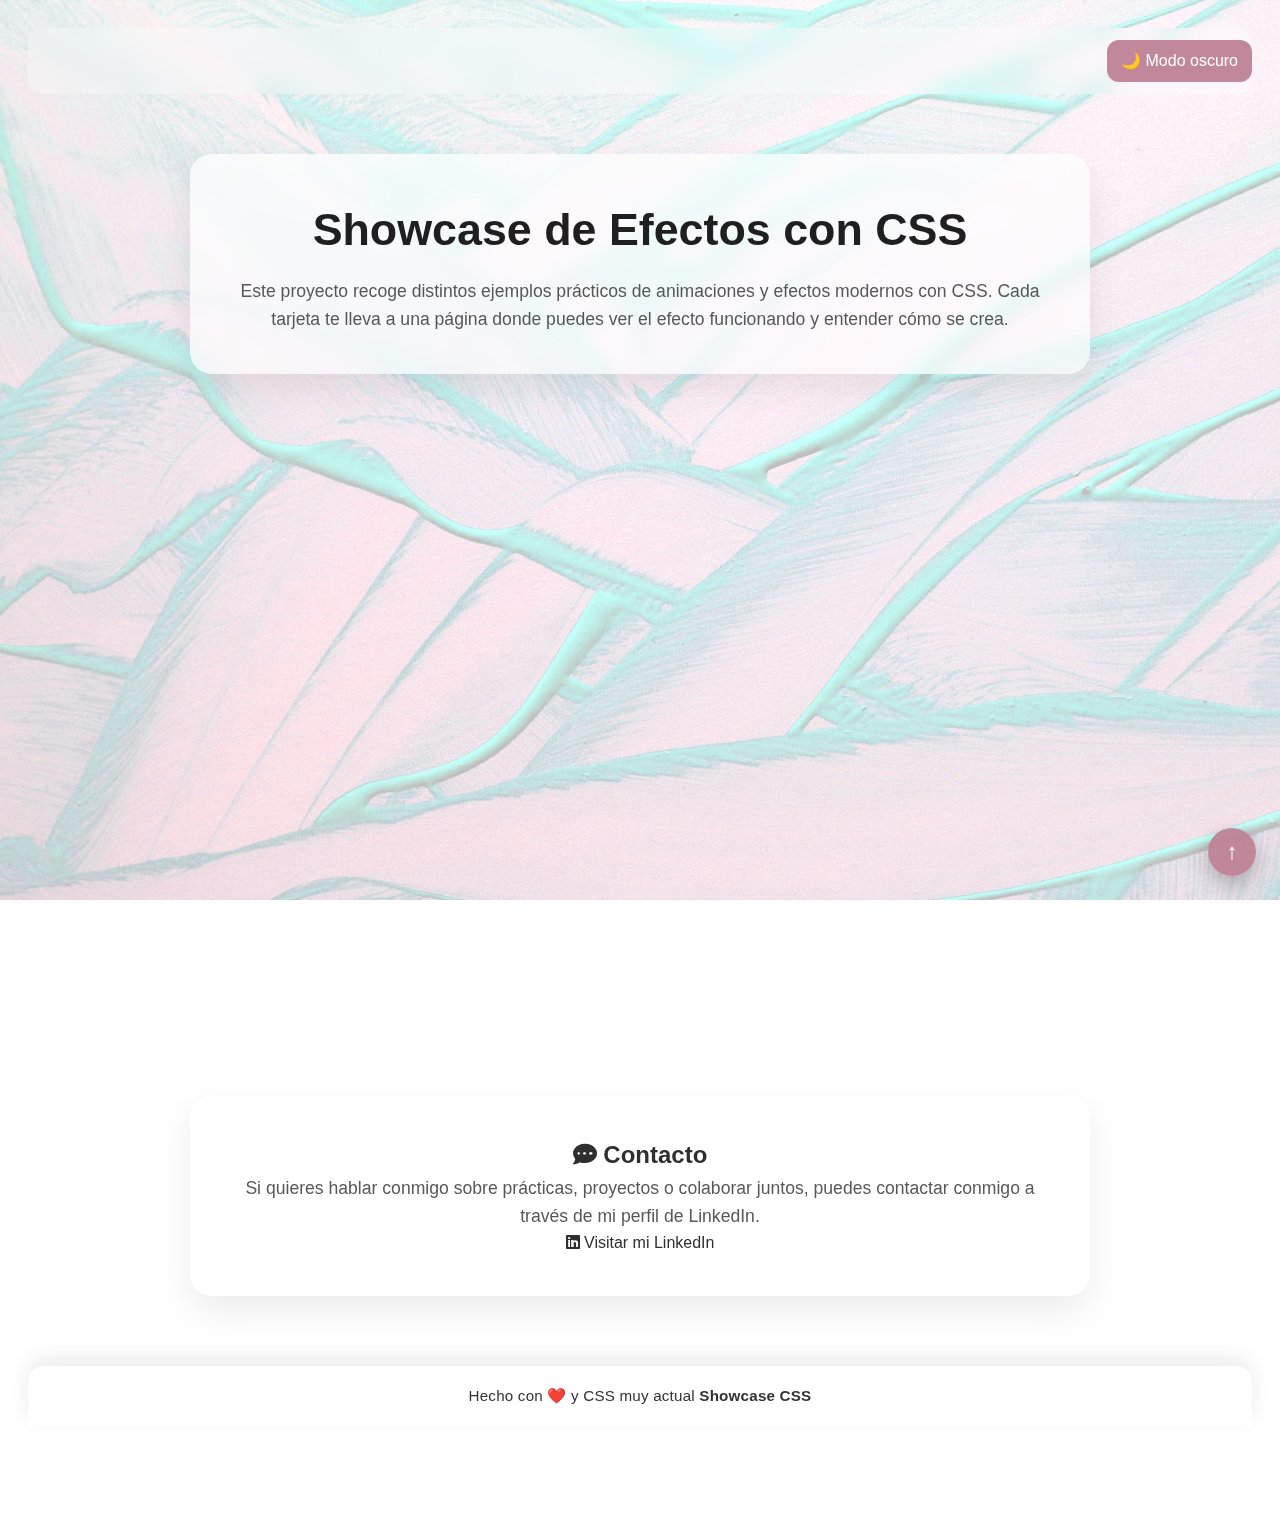
<file: index.html>
<!DOCTYPE html>
<html lang="es">
  <head>
    <meta charset="UTF-8" />
    <meta name="viewport" content="width=device-width, initial-scale=1.0" />
    <title>Showcase CSS</title>

    <link rel="stylesheet" href="css/reset.css" />
    <link rel="stylesheet" href="css/main.css" />
    <link rel="icon" href="img/icon.png" />

    <!-- Font Awesome -->
    <link
      rel="stylesheet"
      href="https://cdnjs.cloudflare.com/ajax/libs/font-awesome/6.5.0/css/all.min.css"
    />
  </head>

  <button id="top" onclick="window.scrollTo({top:0,behavior:'smooth'})">
    ↑
  </button>

  <body>
    <nav>
      <button id="darkToggle" class="dark-btn">🌙 Modo oscuro</button>
    </nav>

    <header class="hero">
      <div class="hero-content">
        <h1>Showcase de Efectos con CSS</h1>
        <p>
          Este proyecto recoge distintos ejemplos prácticos de animaciones y
          efectos modernos con CSS. Cada tarjeta te lleva a una página donde
          puedes ver el efecto funcionando y entender cómo se crea.
        </p>
      </div>
    </header>

    <main class="grid">
      <a class="card" href="efectos/01-timing-functions.html">
        <h2><i class="fa-solid fa-stopwatch"></i> Timing Functions</h2>
        <p>Cómo cambia la velocidad de una animación según la curva elegida.</p>
      </a>

      <a class="card" href="efectos/02-background-blur.html">
        <h2><i class="fa-solid fa-droplet"></i> Background Blur</h2>
        <p>Desenfoque dinámico del fondo al interactuar.</p>
      </a>

      <a class="card" href="efectos/03-text-mask-city.html">
        <h2><i class="fa-solid fa-image"></i> Texto con Imagen</h2>
        <p>El texto se rellena usando una imagen como máscara.</p>
      </a>

      <a class="card" href="efectos/04-slider.html">
        <h2><i class="fa-solid fa-images"></i> Slider sin JavaScript</h2>
        <p>Galería interactiva usando solo CSS.</p>
      </a>

      <a class="card" href="efectos/05-before-after.html">
        <h2><i class="fa-solid fa-arrows-left-right"></i> Before & After</h2>
        <p>Comparación visual entre dos imágenes.</p>
      </a>

      <a class="card" href="efectos/06-color-overlay.html">
        <h2><i class="fa-solid fa-palette"></i> Color Overlay</h2>
        <p>Capas de color y fusiones visuales sobre imágenes.</p>
      </a>

      <a class="card" href="efectos/07-animation.html">
        <h2><i class="fa-solid fa-wave-square"></i> Animación CSS</h2>
        <p>Transformaciones y movimiento con keyframes.</p>
      </a>

      <a class="card" href="efectos/08-hover.html">
        <h2><i class="fa-solid fa-hand-pointer"></i> Hover Effects</h2>
        <p>Efectos al pasar el cursor sobre elementos.</p>
      </a>
    </main>

    <section class="hero contacto">
      <div class="hero-content">
        <h2><i class="fa-solid fa-comment-dots"></i> Contacto</h2>

        <p>
          Si quieres hablar conmigo sobre prácticas, proyectos o colaborar
          juntos, puedes contactar conmigo a través de mi perfil de LinkedIn.
        </p>

        <a
          class="volver-btn"
          href="https://www.linkedin.com/in/benita-plata/"
          target="_blank"
        >
          <i class="fa-brands fa-linkedin"></i> Visitar mi LinkedIn
        </a>
      </div>
    </section>

    <footer class="site-footer">
      <p>Hecho con ❤️ y CSS muy actual <strong>Showcase CSS</strong></p>
    </footer>

    <script>
      const toggle = document.getElementById("darkToggle");
      const body = document.body;

      function updateButton() {
        if (body.classList.contains("dark")) {
          toggle.textContent = "☀️ Modo claro";
        } else {
          toggle.textContent = "🌙 Modo oscuro";
        }
      }

      if (localStorage.getItem("darkMode") === "true") {
        body.classList.add("dark");
      }

      updateButton();

      toggle.addEventListener("click", () => {
        body.classList.toggle("dark");

        const isDark = body.classList.contains("dark");
        localStorage.setItem("darkMode", isDark);

        updateButton();
      });
    </script>
  </body>
</html>
</file>
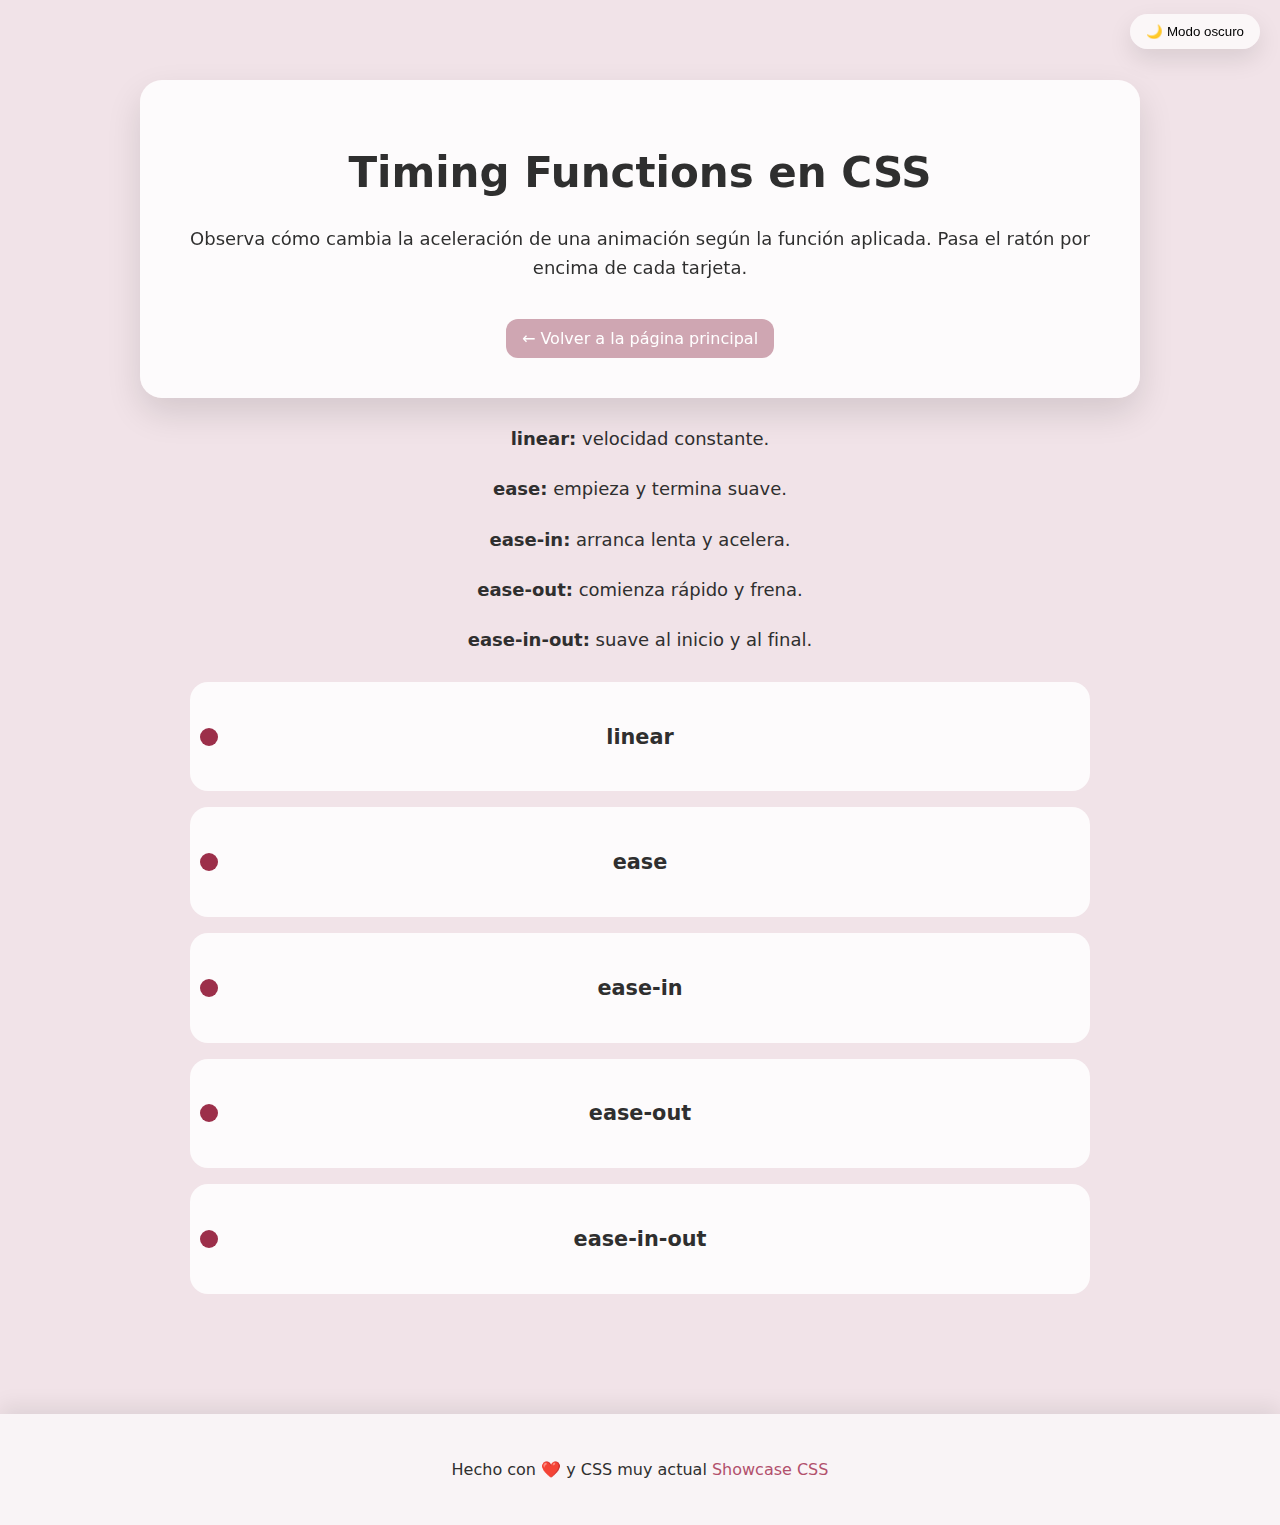
<file: efectos/01-timing-functions.html>
<!DOCTYPE html>
<html lang="es">
  <head>
    <meta charset="UTF-8" />
    <meta name="viewport" content="width=device-width, initial-scale=1.0" />
    <title>Timing Functions</title>
    <link rel="stylesheet" href="../css/01-timing-functions.css" />
    
  </head>

  <body>
    <button class="dark-btn" id="modoBtn">🌙 Modo oscuro</button>

    <header class="hero">
      <div class="hero-content">
        <h1>Timing Functions en CSS</h1>

        <p>
          Observa cómo cambia la aceleración de una animación según la función
          aplicada. Pasa el ratón por encima de cada tarjeta.
        </p>

        <a class="volver-btn" href="../index.html"
          >← Volver a la página principal</a
        >
      </div>
    </header>

    <section class="explicacion">
      <p><strong>linear:</strong> velocidad constante.</p>
      <p><strong>ease:</strong> empieza y termina suave.</p>
      <p><strong>ease-in:</strong> arranca lenta y acelera.</p>
      <p><strong>ease-out:</strong> comienza rápido y frena.</p>
      <p><strong>ease-in-out:</strong> suave al inicio y al final.</p>
    </section>

    <section class="contenedor">
      <div class="card linear">
        <span class="bola"></span>
        <p>linear</p>
      </div>

      <div class="card ease">
        <span class="bola"></span>
        <p>ease</p>
      </div>

      <div class="card ease-in">
        <span class="bola"></span>
        <p>ease-in</p>
      </div>

      <div class="card ease-out">
        <span class="bola"></span>
        <p>ease-out</p>
      </div>

      <div class="card ease-in-out">
        <span class="bola"></span>
        <p>ease-in-out</p>
      </div>
    </section>

    <footer class="site-footer">
      <p>Hecho con ❤️ y CSS muy actual <span>Showcase CSS</span></p>
    </footer>

    <script>
      const btn = document.getElementById("modoBtn");
      btn.addEventListener("click", () => {
        document.body.classList.toggle("dark");
        btn.textContent = document.body.classList.contains("dark")
          ? "☀️ Modo claro"
          : "🌙 Modo oscuro";
      });
    </script>
  </body>
</html>
</file>
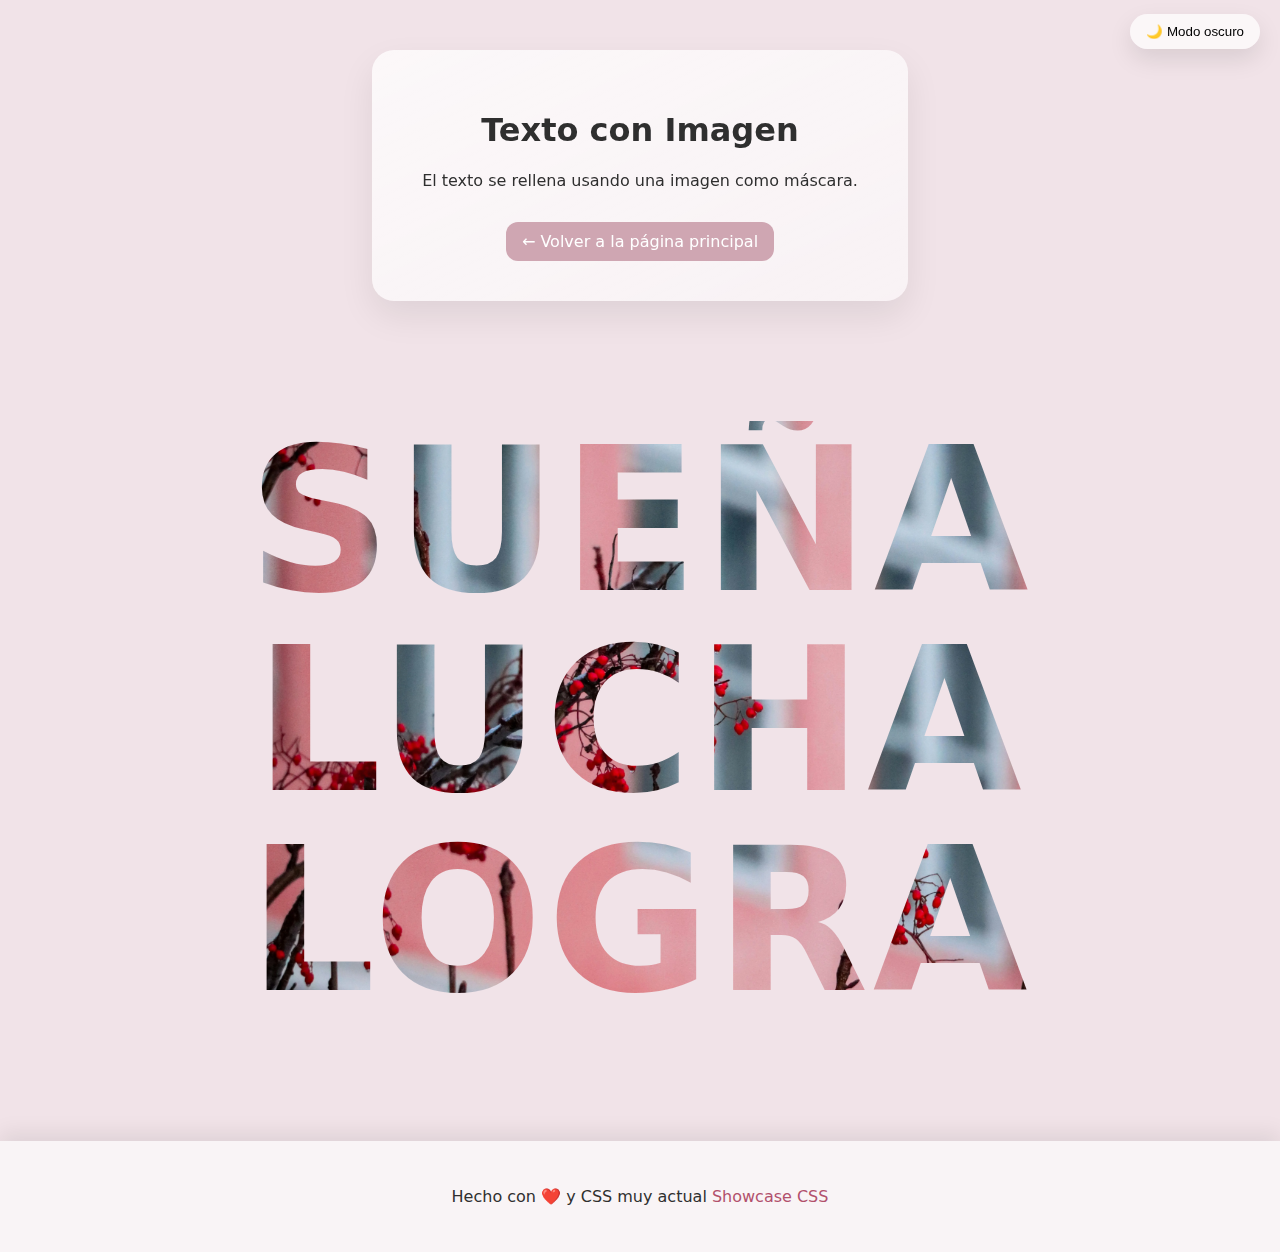
<file: efectos/03-text-mask-city.html>
<!DOCTYPE html>
<html lang="es">
  <head>
    <meta charset="UTF-8" />
    <meta name="viewport" content="width=device-width, initial-scale=1.0" />
    <title>Texto con Imagen</title>

    <link rel="stylesheet" href="../css/03-text-mask-city.css" />
   
  </head>

  <body>
    <!-- Botón modo oscuro -->
    <button class="dark-btn" id="darkToggle">🌙 Modo oscuro</button>

    <!-- HERO -->
    <section class="hero">
      <div class="hero-content">
        <h1>Texto con Imagen</h1>

        <p>El texto se rellena usando una imagen como máscara.</p>

        <a class="volver-btn" href="../index.html">
          ← Volver a la página principal
        </a>
      </div>
    </section>

    <!-- EFECTO -->
    <section class="contenedor">
      <div class="text-mask">SUEÑA<br />LUCHA<br />LOGRA</div>
    </section>

    <!-- FOOTER -->
    <footer class="site-footer">
      <p>Hecho con ❤️ y CSS muy actual <span>Showcase CSS</span></p>
    </footer>

    <!-- SCRIPT MODO OSCURO -->
    <script>
      const toggle = document.getElementById("darkToggle");
      toggle.addEventListener("click", () => {
        document.body.classList.toggle("dark");
        toggle.textContent = document.body.classList.contains("dark")
          ? "🌞 Modo claro"
          : "🌙 Modo oscuro";
      });
    </script>
  </body>
</html>
</file>
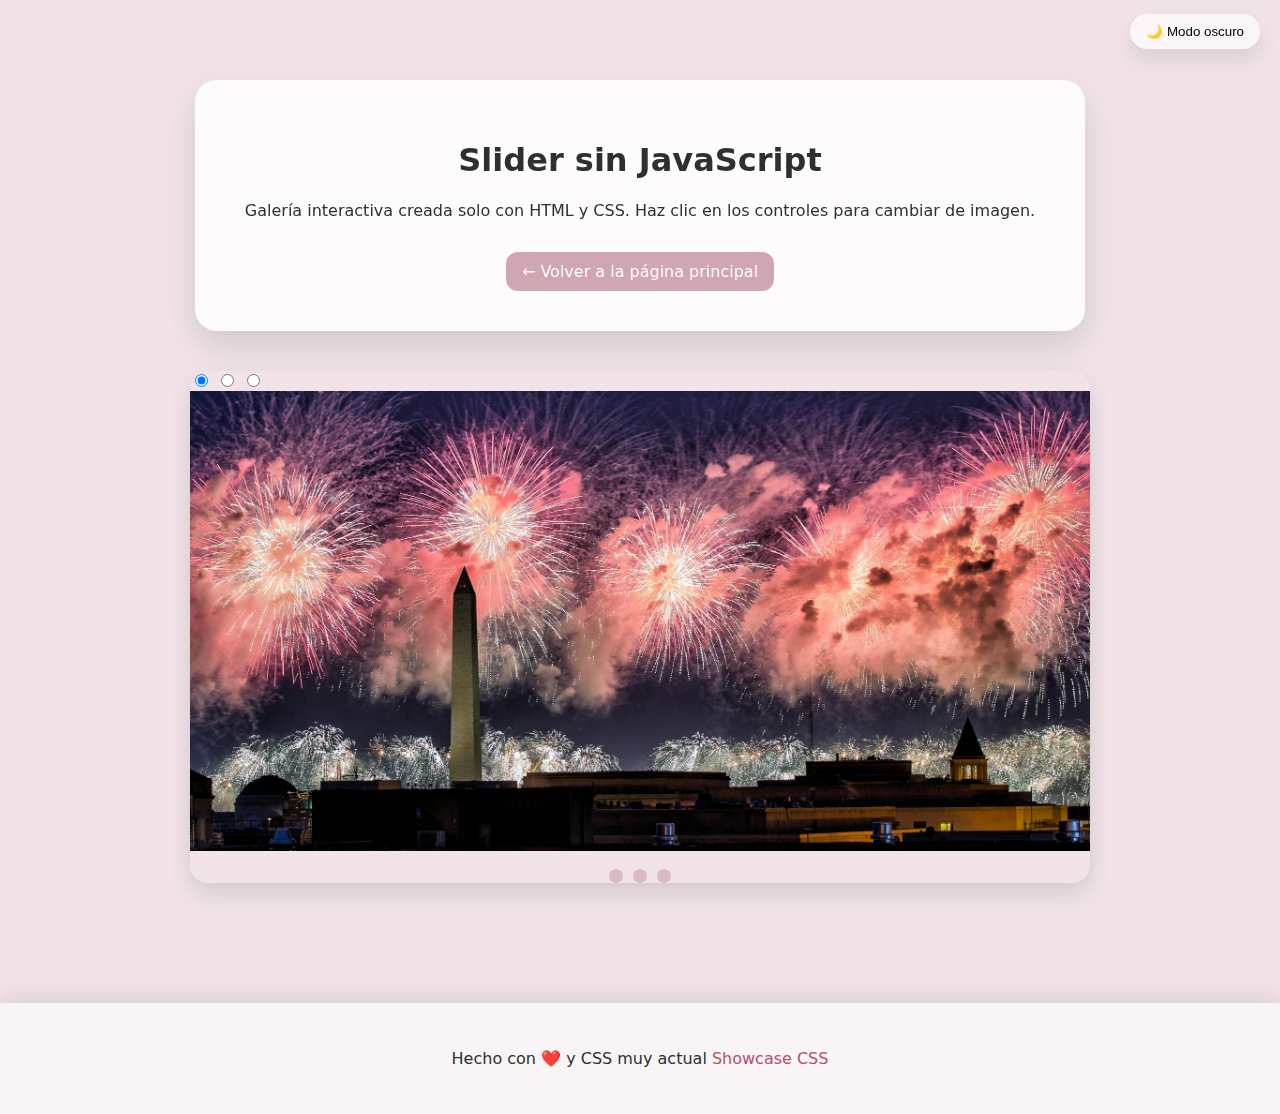
<file: efectos/04-slider.html>
<!DOCTYPE html>
<html lang="es">
<head>
  <meta charset="UTF-8">
  <meta name="viewport" content="width=device-width, initial-scale=1.0">
  <title>Slider sin JavaScript</title>

  <link rel="stylesheet" href="../css/04-slider.css">
  

</head>

<body>

  <!-- Botón modo oscuro -->
  <button class="dark-btn" id="darkToggle">🌙 Modo oscuro</button>

  <!-- HERO -->
  <section class="hero">
    <div class="hero-content">
      <h1>Slider sin JavaScript</h1>

      <p>
        Galería interactiva creada solo con HTML y CSS. Haz clic en los controles para cambiar de imagen.
      </p>

      <a class="volver-btn" href="../index.html">
        ← Volver a la página principal
      </a>
    </div>
  </section>


  <!-- SLIDER -->
  <section class="slider">

    <!-- Controles -->
    <input type="radio" name="slide" id="s1" checked>
    <input type="radio" name="slide" id="s2">
    <input type="radio" name="slide" id="s3">

    <!-- Imágenes -->
    <div class="slides">

      <div class="img">
        <img src="../img/slide1.webp" alt="">
      </div>

      <div class="img">
        <img src="../img/slide2.webp" alt="">
      </div>

      <div class="img">
        <img src="../img/slide3.webp" alt="">
      </div>

     

    </div>

    <!-- Botones -->
    <div class="nav">
      <label for="s1"></label>
      <label for="s2"></label>
      <label for="s3"></label>
    

  </section>


  <!-- FOOTER -->
  <footer class="site-footer">
    <p>Hecho con ❤️ y CSS muy actual <span>Showcase CSS</span></p>
  </footer>


  <!-- SCRIPT MODO OSCURO -->
  <script>
    const toggle = document.getElementById("darkToggle");
    toggle.addEventListener("click",()=>{
      document.body.classList.toggle("dark");
      toggle.textContent =
        document.body.classList.contains("dark")
        ? "🌞 Modo claro"
        : "🌙 Modo oscuro";
    });
  </script>

</body>
</html>
</file>
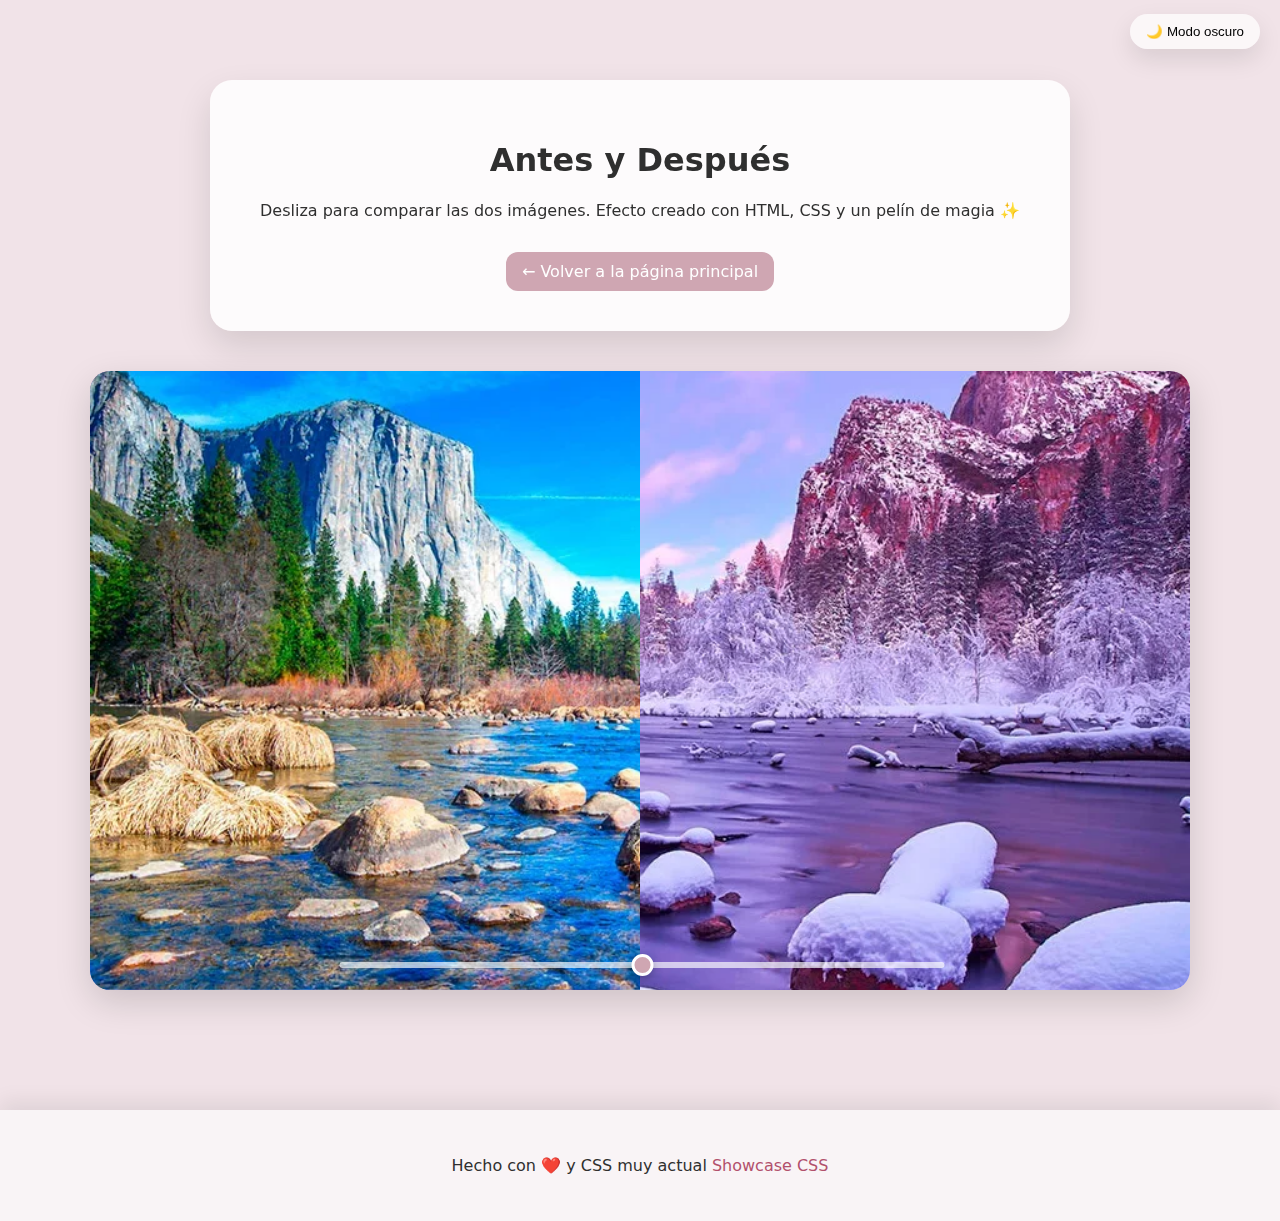
<file: efectos/05-before-after.html>
<!DOCTYPE html>
<html lang="es">
  <head>
    <meta charset="UTF-8" />
    <meta name="viewport" content="width=device-width, initial-scale=1.0" />
    <title>Antes y Después</title>

    <link rel="stylesheet" href="../css/05-before-after.css" />
    <link
      rel="stylesheet"
      href="https://cdnjs.cloudflare.com/ajax/libs/font-awesome/6.5.0/css/all.min.css"
    />
  </head>

  <body>
    <!-- Botón modo oscuro -->
    <button class="dark-btn" id="darkToggle">🌙 Modo oscuro</button>

    <!-- HERO -->
    <section class="hero">
      <div class="hero-content">
        <h1>Antes y Después</h1>

        <p>
          Desliza para comparar las dos imágenes. Efecto creado con HTML, CSS y
          un pelín de magia ✨
        </p>

        <a class="volver-btn" href="../index.html"
          >← Volver a la página principal</a
        >
      </div>
    </section>

    <!-- ===== BEFORE AFTER ===== -->
    <section class="contenedor">
      <div class="before-after">
        <div class="img img-before"></div>
        <div class="img img-after"></div>

        <input type="range" min="0" max="100" value="50" class="slider" />
      </div>
    </section>

    <!-- FOOTER -->
    <footer class="site-footer">
      <p>Hecho con ❤️ y CSS muy actual <span>Showcase CSS</span></p>
    </footer>

    <!-- ====== SCRIPT MODO OSCURO ====== -->
    <script>
      const toggle = document.getElementById("darkToggle");
      toggle.addEventListener("click", () => {
        document.body.classList.toggle("dark");
        toggle.textContent = document.body.classList.contains("dark")
          ? "🌞 Modo claro"
          : "🌙 Modo oscuro";
      });
    </script>

    <!-- ====== SCRIPT SLIDER ====== -->
    <script>
      const slider = document.querySelector(".slider");
      const after = document.querySelector(".img-after");

      slider.addEventListener("input", (e) => {
        after.style.clipPath = `inset(0 ${100 - e.target.value}% 0 0)`;
      });
    </script>
  </body>
</html>
</file>
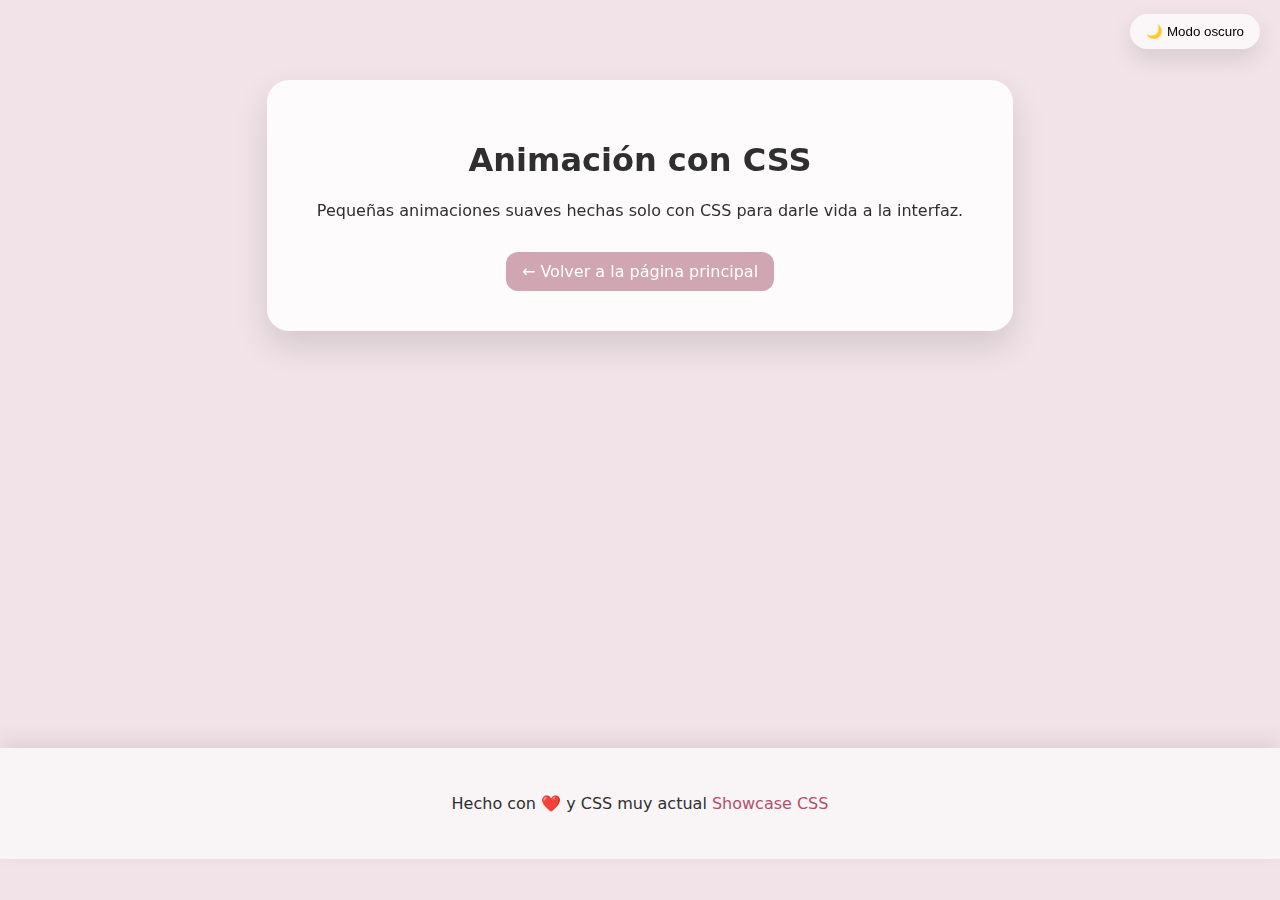
<file: efectos/07-animation.html>
<!DOCTYPE html>
<html lang="es">
  <head>
    <meta charset="UTF-8" />
    <meta name="viewport" content="width=device-width, initial-scale=1.0" />
    <title>Animación CSS</title>

    <link rel="stylesheet" href="../css/07-animation.css" />

    
  </head>

  <body>
    <!-- Botón modo oscuro -->
    <button class="dark-btn" id="darkToggle">🌙 Modo oscuro</button>

    <!-- HERO -->
    <section class="hero">
      <div class="hero-content">
        <h1>Animación con CSS</h1>

        <p>
          Pequeñas animaciones suaves hechas solo con CSS para darle vida a la
          interfaz.
        </p>

        <a class="volver-btn" href="../index.html">
          ← Volver a la página principal
        </a>
      </div>
    </section>

    <!-- TARJETAS -->
    <section class="animacion-grid">
      <div class="anim-card">
        <span class="icon big">🚀</span>
        <h3>Impacto inmediato</h3>
        <p>Animaciones rápidas que llaman la atención.</p>
      </div>

      <div class="anim-card">
        <span class="icon big">🎨</span>
        <h3>Diseño visual</h3>
        <p>Ideal para destacar contenido importante.</p>
      </div>

      <div class="anim-card">
        <span class="icon big">🔥</span>
        <h3>Efecto WOW</h3>
        <p>Todo con CSS moderno, sin JavaScript.</p>
      </div>
    </section>

    <!-- FOOTER -->
    <footer class="site-footer">
      <p>Hecho con ❤️ y CSS muy actual <span>Showcase CSS</span></p>
    </footer>

    <!-- SCRIPT DARK MODE -->
    <script>
      const toggle = document.getElementById("darkToggle");

      toggle.addEventListener("click", () => {
        document.body.classList.toggle("dark");
        toggle.textContent = document.body.classList.contains("dark")
          ? "🌞 Modo claro"
          : "🌙 Modo oscuro";
      });
    </script>
  </body>
</html>
</file>
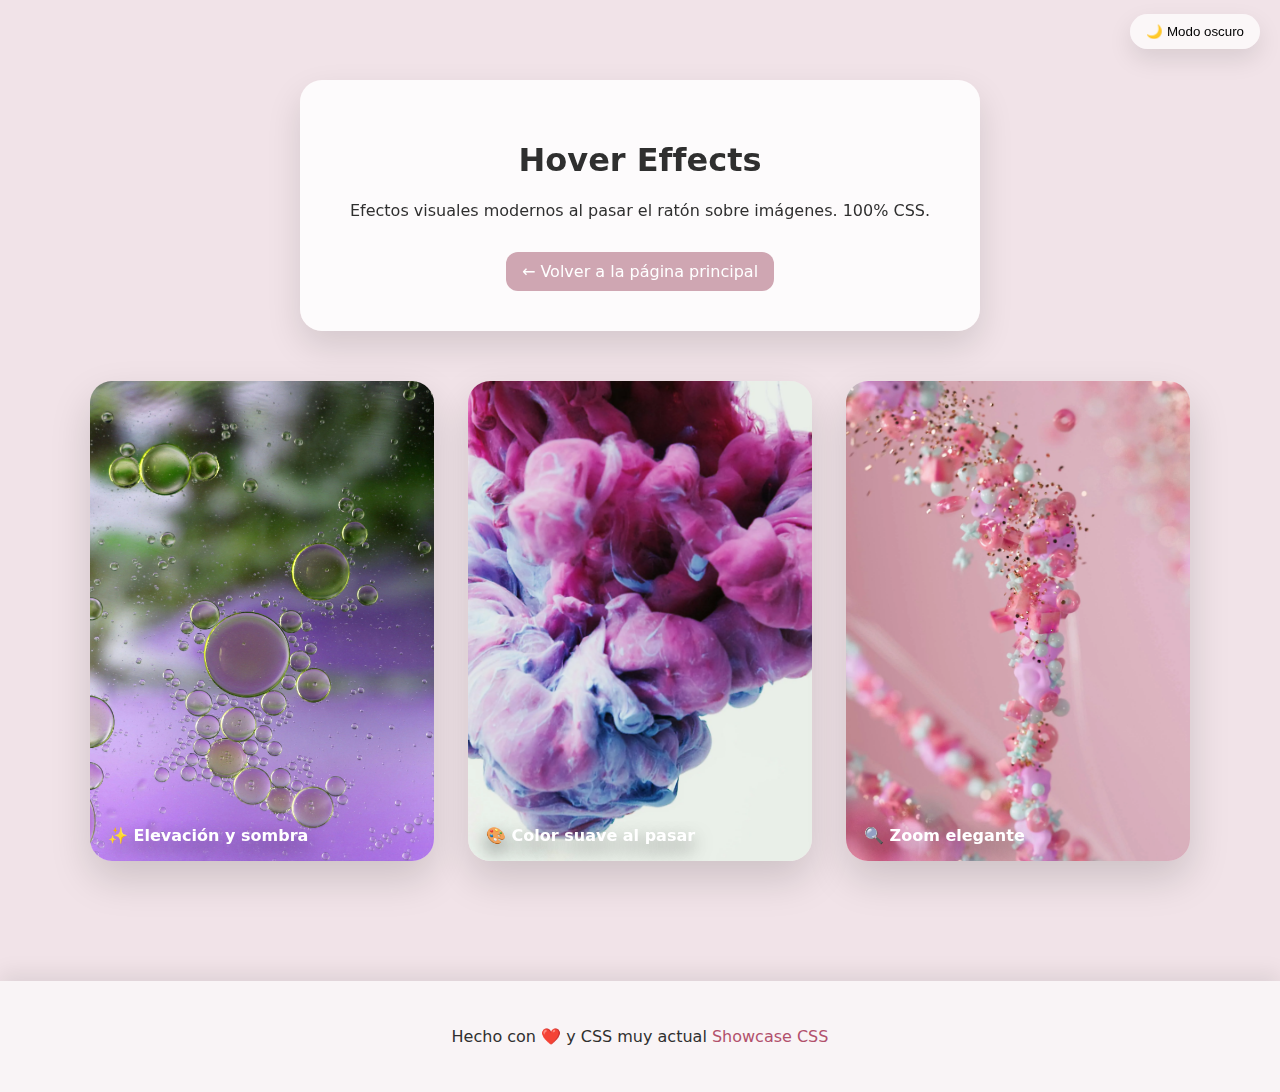
<file: efectos/08-hover.html>
<!DOCTYPE html>
<html lang="es">
  <head>
    <meta charset="UTF-8" />
    <meta name="viewport" content="width=device-width, initial-scale=1.0" />
    <title>Hover Effects</title>

    <link rel="stylesheet" href="../css/08-hover.css" />

   
  </head>

  <body>
    <!-- Botón modo oscuro -->
    <button class="dark-btn" id="darkToggle">🌙 Modo oscuro</button>

    <!-- HERO -->
    <section class="hero">
      <div class="hero-content">
        <h1>Hover Effects</h1>

        <p>
          Efectos visuales modernos al pasar el ratón sobre imágenes. 100% CSS.
        </p>

        <a class="volver-btn" href="../index.html">
          ← Volver a la página principal
        </a>
      </div>
    </section>

    <!-- GRID -->
    <section class="hover-grid">
      <!-- CARD 1 -->
      <div class="hover-img efecto1">
        <img src="../img/hover1.webp" />
        <div class="caption">✨ Elevación y sombra</div>
      </div>

      <!-- CARD 2 -->
      <div class="hover-img efecto2">
        <img src="../img/hover2.webp" />
        <div class="caption">🎨 Color suave al pasar</div>
      </div>

      <!-- CARD 3 -->
      <div class="hover-img efecto3">
        <img src="../img/hover3.webp" />
        <div class="caption">🔍 Zoom elegante</div>
      </div>
    </section>

    <!-- FOOTER -->
    <footer class="site-footer">
      <p>Hecho con ❤️ y CSS muy actual <span>Showcase CSS</span></p>
    </footer>

    <!-- SCRIPT -->
    <script>
      const toggle = document.getElementById("darkToggle");
      toggle.addEventListener("click", () => {
        document.body.classList.toggle("dark");
        toggle.textContent = document.body.classList.contains("dark")
          ? "🌞 Modo claro"
          : "🌙 Modo oscuro";
      });
    </script>
  </body>
</html>
</file>
<file: css/main.css>
/* =========
 VARIABLES (CLARO)
========= */
:root{
  --bg: #F1E3E8;
  --overlay: rgba(255,255,255,.75);
  --card: rgba(207,166,178,.88);
  --card-strong: #be8296f2;
  --text: #2F2F2F;
  --white: #fff;
  --btn-bg:#d8a2ac;
  --btn-text:#ffffff;
  --btn-shadow:rgba(0,0,0,.15);
}



/* =========
 RESET
========= */
*{
  margin:0;
  padding:0;
  box-sizing:border-box;
}

html{
  scroll-behavior:smooth;
}

body{
  font-family: "Segoe UI", Tahoma, sans-serif;
  line-height: 1.6;
  color:var(--text);

  background:
    linear-gradient(var(--overlay),var(--overlay)),
    url("../img/main.webp");
  background-size:cover;
  background-position:center;
  background-attachment:fixed;

  padding:28px;
  padding-bottom: 90px;  /* espacio para el botón */
}

/* ===== HERO HEADER ===== */

.hero{
  width: 100%;
  display: flex;
  justify-content: center;
  text-align: center;
  margin-top: 60px; /* deja espacio para la barra */
    margin-bottom:70px;
}

.hero-content{
  max-width: 900px;
  padding: 40px 50px;

  background: linear-gradient(
    to bottom right,
    rgba(255,255,255,.75),
    rgba(255,255,255,.55)
  );
  backdrop-filter: blur(8px);

  border-radius: 22px;
  box-shadow: 0 15px 35px rgba(0,0,0,.08);

  transition: transform .25s ease, box-shadow .25s ease;
}

/* pequeño efecto al pasar el ratón */
.hero-content:hover{
  transform: translateY(-3px);
  box-shadow: 0 18px 45px rgba(0,0,0,.12);
}

.hero h1{
  font-size: 2.8rem;
  margin-bottom: 12px;
  color: #1f1f1f;
}

.hero p{
  font-size: 1.1rem;
  line-height: 1.6;
  color: #3a3a3a;
  opacity: .85;
}


/* =========
 NAVBAR STICKY
========= */
nav{
  position:sticky;
  top:0;
  padding:12px 0;
  backdrop-filter: blur(10px);
  background: rgba(255,255,255,.25);
  border-radius:14px;
  margin-bottom:18px;
  text-align:right;
}

nav button{
  padding:8px 14px;
  border-radius:12px;
  border:none;
  cursor:pointer;
  background:var(--card-strong);
  color:#fff;
}

/* =========
 TITULAR
========= */
h1{
  font-size:46px;
  margin-bottom:12px;
}

.intro{
  max-width:780px;
  margin-bottom:22px;
}

/* =========
 GRID
========= */
.grid{
  display:grid;
   max-width: 1100px;        /* para que NO ocupe toda la pantalla */
  margin: 0 auto; 
  gap:40px;
   grid-template-columns: repeat(2, minmax(480px, 1fr));
  margin-top:14px;
}

/* =========
 TARJETAS
========= */
.card{
  display:block;
  text-decoration:none;

  padding:22px;
  border-radius:18px;

  background: var(--card);
  color:white;
  border:1px solid rgba(0,0,0,.08);

  backdrop-filter: blur(6px);

  transition:.3s ease;
  opacity:0;
  transform:translateY(20px);
  animation:fadeUp .7s forwards;
}

/* Animación por orden */
.card:nth-child(1){animation-delay:.1s}
.card:nth-child(2){animation-delay:.2s}
.card:nth-child(3){animation-delay:.3s}
.card:nth-child(4){animation-delay:.4s}
.card:nth-child(5){animation-delay:.5s}
.card:nth-child(6){animation-delay:.6s}
.card:nth-child(7){animation-delay:.7s}
.card:nth-child(8){animation-delay:.8s}
.card:nth-child(9){animation-delay:.9s}

@keyframes fadeUp{
  to{opacity:1; transform:translateY(0);}
}

.card h2{
  margin-bottom:8px;
  font-size:20px;
}

/* Icono con glow */
.card h2 span,
.card h2 i{
  filter:drop-shadow(0 0 6px rgba(255,255,255,.6));
}

/* HOVER */
.card:hover{
  transform: translateY(-6px);
  box-shadow: 0 14px 32px rgba(0,0,0,.25);
  background: var(--card-strong);
}

/* DESTACADO */
.destacado{
  background: var(--card-strong);
}

/* ===== FOOTER ===== */

.site-footer{
  margin-top: 60px;
  padding: 18px 25px;

  text-align: center;
  font-size: .95rem;

  background: rgba(255,255,255,.6);
  backdrop-filter: blur(8px);
  border-radius: 16px 16px 0 0;

  box-shadow: 0 -8px 20px rgba(0,0,0,.08);
}

.site-footer p{
  color: #333;
  letter-spacing: .2px;
}

.site-footer span{
  color: #ff4974;
  font-size: 1.1rem;
  display: inline-block;
  transform: translateY(2px);
}


/* =========
 BOTÓN VOLVER ARRIBA
========= */
#top{
  position:fixed;
  right:24px;
  bottom:24px;
  width:48px;
  height:48px;
  border-radius:50%;
  border:none;
  background: var(--card-strong);
  color:#fff;
  font-size:22px;
  cursor:pointer;
  display:grid;
  place-items:center;
  box-shadow:0 8px 20px rgba(0,0,0,.25);
  transition:.25s;
}

#top:hover{
  transform:translateY(-5px);
}


/* =========
 MODO OSCURO
========= */
body.dark{
  --bg:#1d1b1c;
  --overlay: rgba(0,0,0,.6);
  --card: rgba(80,50,65,.95);
  --card-strong: rgba(120,70,100,.95);
  --text:#fafafa;
}
body.dark .hero-content{
  background: linear-gradient(
    to bottom right,
    rgba(40,40,40,.75),
    rgba(40,40,40,.55)
  );
  color: white;
}

body.dark .hero p{
  color: #ddd;
}

body.dark .site-footer{
  background: rgba(30,30,30,.6);
  box-shadow: 0 -8px 20px rgba(0,0,0,.35);
}

body.dark .site-footer p{
  color: #e6e6e6;
}

body.dark .site-footer span{
  color: #ff6f91;
}


/* ===== CONTACTO ===== */



.contact-hero{
  margin-top: 60px;
  display: flex;
  justify-content: center;
}

.contact-hero-content{
  max-width: 850px;
  text-align: center;

  background: var(--card);
  backdrop-filter: blur(10px);

  padding: 40px 50px;
  border-radius: 22px;

  box-shadow: 0 15px 35px rgba(0,0,0,.12);
}

/* Título */
.contact-hero-content h2{
  margin-top: 0;
  margin-bottom: 10px;
  font-size: 2rem;
}

/* Párrafo */
.contact-hero-content p{
  margin-bottom: 18px;
  line-height: 1.6;
  color: var(--text);
}

/* Botón igual al resto */
.contact-hero .volver-btn{
  display:inline-block;
  margin-top:10px;
  padding:10px 16px;
  border-radius:12px;
  text-decoration:none;
  background:#CFA6B2;
  color:white;
}

/* Botón hover */
.contact-hero .volver-btn:hover{
  transform: translateY(-2px);
  box-shadow:0 10px 25px rgba(0,0,0,.12);
  transition:.25s ease;
}




/* =========
 RESPONSIVE
========= */
@media(max-width:1100px){
  .grid{grid-template-columns:repeat(2,1fr);}
}

@media(max-width:700px){
  .grid{grid-template-columns:1fr;}
  h1{font-size:34px;}
  body{padding:14px;}
}

/* 📱 En móviles → 1 columna */
@media (max-width: 820px){
  .grid{
    grid-template-columns: 1fr;
  }
}
@media(max-width:768px){
  .hero-content{
    padding: 28px 22px;
  }

  .hero h1{
    font-size: 2.1rem;
  }
}
</file>
<file: css/01-timing-functions.css>
/* ========= COLORES MODO CLARO ========= */
:root{
  --bg:#F1E3E8;
  --overlay: rgba(255,255,255,.6);
  --card: rgba(255,255,255,.85);
  --card-strong: rgba(245,225,232,.95);
  --text:#2F2F2F;
}

/* ========= MODO OSCURO ========= */
body.dark{
  --bg:#1d1b1c;
  --overlay: rgba(0,0,0,.6);
  --card: rgba(80,50,65,.95);
  --card-strong: rgba(120,70,100,.95);
  --text:#fafafa;
}

body{
  margin:0;
  font-family: system-ui;
  background:var(--bg);
  color:var(--text);
}


/* ========= BOTÓN MODO OSCURO ========= */
.dark-btn{
  position:fixed;
  top:14px;
  right:20px;
  padding:10px 16px;
  border-radius:18px;
  border:none;
  cursor:pointer;
  background:rgba(255,255,255,.7);
  box-shadow:0 10px 25px rgba(0,0,0,.1);
  backdrop-filter: blur(6px);
}

body.dark .dark-btn{
  background:rgba(50,50,50,.75);
  color:#eee;
  font-size:16px;
}


/* ========= HEADER IGUAL QUE INDEX ========= */
.hero{
  margin-top:80px;
  display:flex;
  justify-content:center;
}

.hero-content{
  max-width:900px;
  text-align:center;
  background:var(--card);
  backdrop-filter:blur(10px);
  padding:40px 50px;
  border-radius:22px;
  box-shadow:0 15px 35px rgba(0,0,0,.12);
}

.hero-content h1{
  font-size: 42px;
  font-weight: 800;
}

.hero-content p{
  font-size: 18px;
  line-height: 1.6;
}



/* botón volver */
.volver-btn{
  display:inline-block;
  margin-top:18px;
  padding:10px 16px;
  border-radius:12px;
  text-decoration:none;
  background:#CFA6B2;
  color:white;
}

body.dark .volver-btn{
  background:#b2506c;
}


/* ========= EXPLICACIÓN ========= */

.explicacion{
  max-width: 850px;
  margin: 25px auto;
  text-align: center;
  line-height: 1.8;
  font-size: 18px;   /* ⬅ MISMO TAMAÑO QUE EN EL INDEX */
}

.explicacion strong{
  font-weight: 800;
}



/* ========= TARJETAS ========= */
.contenedor{
  max-width:900px;
  margin:20px auto 120px;
}

.card{
  background:var(--card);
  padding:22px;
  border-radius:18px;
  margin:16px 0;
  position:relative;
}

.card p{
  text-align:center;
   font-size: 1.3rem; 
  font-weight:700;
}

.bola{
  width:18px;
  height:18px;
  border-radius:50%;
  background:#9c2f4a;
  position:absolute;
  top:50%;
  left:10px;
  transform:translateY(-50%);
}

.card:hover .bola{
  animation:mover 1.8s forwards;
}

.linear:hover .bola{ animation-timing-function: linear; }
.ease:hover .bola{ animation-timing-function: ease; }
.ease-in:hover .bola{ animation-timing-function: ease-in; }
.ease-out:hover .bola{ animation-timing-function: ease-out; }
.ease-in-out:hover .bola{ animation-timing-function: ease-in-out; }

@keyframes mover{
  from{ left:10px; }
  to{ left: calc(100% - 30px); }
}


/* ========= FOOTER ========= */
.site-footer{
  text-align:center;
  padding:30px 10px;
  background: var(--overlay);
  box-shadow: 0 -8px 20px rgba(0,0,0,.08);
}

.site-footer span{
  color:#b2506c;
}

/* =========
  RESPONSIVE
========= */
@media (max-width: 768px){

  .hero{
    margin-top: 60px;
  }

  .hero-content{
    padding: 28px 22px;
  }

  .hero-content h1{
    font-size: 28px;
  }

  .hero-content p{
    font-size: 16px;
  }

  .explicacion{
    font-size: 16px;
    padding: 0 12px;
  }

  .contenedor{
    margin: 10px 12px 90px;
  }

  .card{
    padding: 18px;
  }

  .volver-btn{
    padding: 10px 14px;
    font-size: 15px;
  }

  .dark-btn{
    top: 10px;
    right: 10px;
  }
}


@media (max-width: 480px){

  .hero-content h1{
    font-size: 24px;
  }

  .explicacion{
    font-size: 15px;
  }

  .card p{
    font-size: 15px;
  }
}
</file>
<file: css/03-text-mask-city.css>
/* =========
 VARIABLES
========= */
:root{
  --bg:#F1E3E8;
  --overlay: rgba(255,255,255,.6);
  --card: rgba(255,255,255,.85);
  --card-strong: rgba(245,225,232,.95);
  --text:#2F2F2F;
}

/* =========
 MODO OSCURO
========= */
body.dark{
  --bg:#1d1b1c;
  --overlay: rgba(0,0,0,.6);
  --card: rgba(80,50,65,.95);
  --card-strong: rgba(120,70,100,.95);
  --text:#fafafa;
}

body.dark .hero-content{
  background: linear-gradient(
    to bottom right,
    rgba(40,40,40,.75),
    rgba(40,40,40,.55)
  );
  color:white;
}

body.dark .hero p{
  color:#ddd;
}

/* =========
 GENERAL
========= */
body{
  margin:0;
  font-family:system-ui,sans-serif;
  background:var(--bg);
  color:var(--text);
}

/* Botón modo oscuro */
.dark-btn{
  position:fixed;
  top:14px;
  right:20px;
  padding:10px 16px;
  border-radius:18px;
  border:none;
  background:rgba(255,255,255,.7);
  cursor:pointer;
  box-shadow:0 10px 25px rgba(0,0,0,.1);
  backdrop-filter: blur(6px);
}
body.dark .dark-btn{
  background:rgba(50,50,50,.75);
  color:#eee;
}

/* =========
 HERO (igual que index)
========= */
.hero{
  margin-top:50px;
  display:flex;
  justify-content:center;
}

.hero-content{
  max-width:900px;
  padding:40px 50px;
  text-align:center;

  background: linear-gradient(
    to bottom right,
    rgba(255,255,255,.75),
    rgba(255,255,255,.55)
  );
  backdrop-filter: blur(8px);

  border-radius:22px;
  box-shadow:0 15px 35px rgba(0,0,0,.08);
}

.volver-btn{
  display:inline-block;
  margin-top:16px;
  padding:10px 16px;
  border-radius:12px;
  text-decoration:none;
  background:#CFA6B2;
  color:white;
}

/* =========
 EFECTO TEXTO
========= */
.contenedor{
  max-width:900px;
  margin:40px auto 120px;
  text-align:center;
}

.text-mask{
  font-family: system-ui, sans-serif;
  font-weight: 900;
  text-transform: uppercase;
  text-align: center;

  /*TAMAÑO RESPONSIVE Y GRANDE */
  font-size: 200px;
  line-height: 1;
  letter-spacing: 4px;

  /* IMAGEN */
  background: url("../img/city.webp") center 60%/cover no-repeat; /*CONTROLO LA PARTE DE LA IMAGEN QUE MUESTRO*/
  -webkit-background-clip: text;
  background-clip: text;
  color: transparent;

  /*PRESENTACIÓN */
  margin: 120px auto;
  max-width: 95%;
}


/* animación suave opcional */
.text-mask:hover{
  transform:scale(1.03);
  transition:.4s ease;
}

/* =========
 FOOTER
========= */
.site-footer{
  text-align:center;
  padding:30px 10px;
  background: var(--overlay);
  box-shadow: 0 -8px 20px rgba(0,0,0,.08);
}

.site-footer span{
  color:#b2506c;
}


/* ===========================
   📱 RESPONSIVE TEXT-MASK
=========================== */

/* 🔹 1024px — Portátiles pequeños / tablets en horizontal */
@media (max-width: 1024px){
  .text-mask{
    font-size: 150px;
    letter-spacing: 3px;
    margin: 90px auto;
  }
}

/* 🔹 820px — Tablets vertical */
@media (max-width: 820px){
  .text-mask{
    font-size: 115px;
    letter-spacing: 2px;
    line-height: 1.05;
    margin: 70px auto;
  }

  .hero-content{
    max-width: 92%;
    padding: 30px;
  }
}

/* 🔹 640px — Móviles grandes */
@media (max-width: 640px){
  .text-mask{
    font-size: 85px;
    margin: 55px auto;
  }

  /* Si quieres que el botón se adapte mejor */
  .volver-btn{
    width: 100%;
    text-align: center;
  }
}

/* 🔹 480px — Móviles normales */
@media (max-width: 480px){
  .text-mask{
    font-size: 62px;
    line-height: 1.1;
    letter-spacing: 1px;
    margin: 45px auto;
  }

  .hero{
    margin-top: 70px;
  }
}

/* 🔹 360px — Móviles pequeños */
@media (max-width: 360px){
  .text-mask{
    font-size: 50px;
    letter-spacing: 0;
  }
}
</file>
<file: css/04-slider.css>
/* =========
 VARIABLES
========= */
:root{
  --bg:#F1E3E8;
  --overlay: rgba(255,255,255,.6);
  --card: rgba(255,255,255,.85);
  --card-strong: rgba(245,225,232,.95);
  --text:#2F2F2F;
}

/* =========
 MODO OSCURO
========= */
body.dark{
  --bg:#1d1b1c;
  --overlay: rgba(0,0,0,.6);
  --card: rgba(80,50,65,.95);
  --card-strong: rgba(120,70,100,.95);
  --text:#fafafa;
}

/* =========
 GENERAL
========= */
body{
  margin:0;
  font-family:system-ui,sans-serif;
  background:var(--bg);
  color:var(--text);
}

.dark-btn{
  position:fixed;
  top:14px;
  right:20px;
  padding:10px 16px;
  border-radius:18px;
  border:none;
  background:rgba(255,255,255,.7);
  cursor:pointer;
  box-shadow:0 10px 25px rgba(0,0,0,.1);
  backdrop-filter: blur(6px);
}
body.dark .dark-btn{
  background:rgba(50,50,50,.75);
  color:#eee;
}

/* =========
 HERO
========= */
.hero{
  margin-top:80px;
  display:flex;
  justify-content:center;
}
.hero-content{
  max-width:850px;
  text-align:center;
  background:var(--card);
  backdrop-filter:blur(10px);
  padding:40px 50px;
  border-radius:22px;
  box-shadow:0 15px 35px rgba(0,0,0,.12);
}
.volver-btn{
  display:inline-block;
  margin-top:16px;
  padding:10px 16px;
  border-radius:12px;
  text-decoration:none;
  background:#CFA6B2;
  color:white;
}

/* =========
 SLIDER
========= */

.slider{
  max-width:900px;
  margin:40px auto 120px;
  position:relative;
  overflow:hidden;   
  border-radius:18px;
  box-shadow:0 10px 25px rgba(0,0,0,.12);
}

.slider img{
  width:100%;
  height:480px;     
  object-fit:cover; /* rellena sin deformar */
}


.slides{
  display:flex;
  width:300%;
  transition:.6s ease;
}

.slides .img{
  width:100%;
}

.slides img{
  width:100%;
  height:460px;
  object-fit:cover;
}

/* =========
 RADIO → MOVIMIENTO
========= */
#s1:checked ~ .slides{ transform:translateX(0); }
#s2:checked ~ .slides{ transform:translateX(-33.33%); }
#s3:checked ~ .slides{ transform:translateX(-66.66%); }

/* =========
 NAVEGACIÓN
========= */
.nav{
  display:flex;
  justify-content:center;
  margin-top:14px;
  gap:10px;
}

.nav label{
  width:14px;
  height:14px;
  border-radius:50%;
  background:#cfa6b2;
  cursor:pointer;
  opacity:.7;
  transition:.3s;
}
.nav label:hover{
  opacity:1;
}

/* =========
 FOOTER
========= */
.site-footer{
  text-align:center;
  padding:30px 10px;
  background: var(--overlay);
  box-shadow: 0 -8px 20px rgba(0,0,0,.08);
}
.site-footer span{
  color:#b2506c;
}

/* ===========================
   📱 RESPONSIVE — SLIDER
=========================== */

/* 🔹 1024px — Portátiles pequeños / tablets horizontal */
@media (max-width: 1024px){

  .hero-content{
    max-width: 90%;
    padding: 32px;
  }

  .slider img{
    height: 420px;
  }

  .slides img{
    height: 400px;
  }
}

/* 🔹 820px — Tablets vertical */
@media (max-width: 820px){

  .hero{
    margin-top: 70px;
  }

  .hero-content{
    max-width: 92%;
    padding: 28px;
  }

  .slider{
    max-width: 92%;
  }

  .slider img{
    height: 360px;
  }

  .slides img{
    height: 340px;
  }
}

/* 🔹 640px — Móviles grandes */
@media (max-width: 640px){

  .slider{
    max-width: 95%;
    border-radius: 16px;
  }

  .slides{
    width: 300%;
  }

  .slider img,
  .slides img{
    height: 280px;
  }

  .nav label{
    width: 12px;
    height: 12px;
  }
}

/* 🔹 480px — Móviles estándar */
@media (max-width: 480px){

  .hero-content{
    padding: 22px;
  }

  .slider{
    margin: 30px auto 90px;
  }

  .slider img,
  .slides img{
    height: 240px;
  }

  .nav{
    gap: 8px;
  }

  .nav label{
    width: 11px;
    height: 11px;
  }
}

/* 🔹 360px — Móviles pequeños */
@media (max-width: 360px){

  .slider img,
  .slides img{
    height: 210px;
  }

  .nav label{
    width: 10px;
    height: 10px;
  }
}
</file>
<file: css/05-before-after.css>
/* ========= VARIABLES ========= */
:root{
  --bg:#F1E3E8;
  --overlay: rgba(255,255,255,.6);
  --card: rgba(255,255,255,.85);
  --card-strong: rgba(245,225,232,.95);
  --text:#2F2F2F;
}

/* ========= MODO OSCURO ========= */
body.dark{
  --bg:#1d1b1c;
  --overlay: rgba(0,0,0,.6);
  --card: rgba(80,50,65,.95);
  --card-strong: rgba(120,70,100,.95);
  --text:#fafafa;
}

body.dark .hero-content{
  background: linear-gradient(
    to bottom right,
    rgba(40,40,40,.75),
    rgba(40,40,40,.55)
  );
  color:white;
}

body.dark .hero p{ color:#ddd; }

body{
  margin:0;
  font-family:system-ui,sans-serif;
  background:var(--bg);
  color:var(--text);
}

/* ========= BOTÓN MODO OSCURO ========= */
.dark-btn{
  position:fixed;
  top:14px;
  right:20px;
  padding:10px 16px;
  border-radius:18px;
  border:none;
  background:rgba(255,255,255,.7);
  cursor:pointer;
  box-shadow:0 10px 25px rgba(0,0,0,.1);
  backdrop-filter: blur(6px);
}
body.dark .dark-btn{ background:rgba(50,50,50,.75); color:#eee; }


/* ========= HERO ========= */
.hero{
  margin-top:80px;
  display:flex;
  justify-content:center;
}
.hero-content{
  max-width:850px;
  text-align:center;
  background:var(--card);
  backdrop-filter:blur(10px);
  padding:40px 50px;
  border-radius:22px;
  box-shadow:0 15px 35px rgba(0,0,0,.12);
}
.volver-btn{
  display:inline-block;
  margin-top:16px;
  padding:10px 16px;
  border-radius:12px;
  text-decoration:none;
  background:#CFA6B2;
  color:white;
}


/* ========= BEFORE AFTER ========= */
.contenedor{
  max-width:1100px;
  margin:40px auto 120px;
}

.before-after{
  position:relative;
  width:100%;
  aspect-ratio: 16 / 9;
  border-radius:20px;
  overflow:hidden;
  box-shadow:0 12px 35px rgba(0,0,0,.15);
}

.img{
  position:absolute;
  inset:0;
  background-size:cover;
  background-position:center;
}

/* coloca tus imágenes */
.img-before{
  background-image:url("../img/before.webp");
}
.img-after{
  background-image:url("../img/after.webp");
  clip-path: inset(0 50% 0 0);
  transition:clip-path .25s ease;
   background-position: center -100px; /*mueve la imagen verticalmente */

}


/* ========= SLIDER ========= */
.slider{
  position:absolute;
  bottom:20px;
  left:50%;
  transform:translateX(-50%);
  width:55%;
  -webkit-appearance:none;
  appearance:none;
  height:6px;
  border-radius:6px;
  background:#ffffffaa;
  cursor:pointer;
}

/* bolita */
.slider::-webkit-slider-thumb{
  -webkit-appearance:none;
  width:22px;
  height:22px;
  border-radius:50%;
  background:#cfa6b2;
  border:3px solid white;
  box-shadow:0 4px 10px rgba(0,0,0,.25);
}


/* ========= FOOTER ========= */
.site-footer{
  text-align:center;
  padding:30px 10px;
  background: var(--overlay);
  box-shadow: 0 -8px 20px rgba(0,0,0,.08);
}
.site-footer span{ color:#b2506c; }
</file>
<file: css/07-animation.css>
/* =========================
   VARIABLES (modo claro)
========================= */
:root{
  --bg:#F1E3E8;
  --overlay: rgba(255,255,255,.6);
  --card: rgba(255,255,255,.85);
  --card-strong: rgba(245,225,232,.95);
  --text:#2F2F2F;
}

/* =========================
   MODO OSCURO
========================= */
body.dark{
  --bg:#1d1b1c;
  --overlay: rgba(0,0,0,.6);
  --card: rgba(80,50,65,.95);
  --card-strong: rgba(120,70,100,.95);
  --text:#fafafa;
}

/* =========================
   BASE
========================= */
body{
  margin:0;
  font-family:system-ui, sans-serif;
  background:var(--bg);
  color:var(--text);
}

/* =========================
   BOTÓN MODO OSCURO
========================= */
.dark-btn{
  position:fixed;
  top:14px;
  right:20px;
  padding:10px 16px;
  border-radius:18px;
  border:none;
  background:rgba(255,255,255,.7);
  cursor:pointer;
  box-shadow:0 10px 25px rgba(0,0,0,.1);
  backdrop-filter: blur(6px);
}

body.dark .dark-btn{
  background:rgba(50,50,50,.75);
  color:#eee;
}

/* =========================
   HERO
========================= */
.hero{
  margin-top:80px;
  display:flex;
  justify-content:center;
}

.hero-content{
  max-width:900px;
  text-align:center;
  background:var(--card);
  backdrop-filter:blur(10px);
  padding:40px 50px;
  border-radius:22px;
  box-shadow:0 15px 35px rgba(0,0,0,.12);
}

.volver-btn{
  margin-top:16px;
  display:inline-block;
  padding:10px 16px;
  border-radius:12px;
  background:#CFA6B2;
  color:white;
  text-decoration:none;
}

/* =========================
   GRID DE TARJETAS
========================= */
.animacion-grid{
  max-width:1100px;
  margin:50px auto 120px;
  display:grid;
  grid-template-columns:repeat(3,1fr);
  gap:34px;
}

/* =========================
   TARJETAS + ANIMACIÓN
========================= */
.anim-card{
  background:var(--card);
  padding:30px;
  border-radius:20px;
  text-align:center;
  box-shadow:0 18px 38px rgba(0,0,0,.14);

  opacity:0;
  transform: translateY(50px) scale(.95);
  animation: fadeSlide 1.1s ease-out forwards;

  transition: transform .4s ease, box-shadow .4s ease;
}

/* retraso escalonado */
.anim-card:nth-child(1){ animation-delay:.15s }
.anim-card:nth-child(2){ animation-delay:.40s }
.anim-card:nth-child(3){ animation-delay:.65s }

/* hover bonito */
.anim-card:hover{
  transform: translateY(-6px) scale(1.03);
  box-shadow:0 28px 55px rgba(0,0,0,.22);
}

/* iconos grandes opcionales */
.icon.big{
  font-size:64px;
  display:block;
  margin-bottom:14px;
}

/* =========================
   ANIMACIÓN SUAVE
========================= */
@keyframes fadeSlide{
  from{
    opacity:0;
    transform: translateY(60px) scale(.9);
  }
  to{
    opacity:1;
    transform: translateY(0) scale(1);
  }
}

/* =========================
   RESPONSIVE
========================= */
@media(max-width:950px){
  .animacion-grid{
    grid-template-columns:repeat(2,1fr);
  }
}

@media(max-width:560px){
  .animacion-grid{
    grid-template-columns:1fr;
  }

  .hero-content{
    padding:28px;
  }
}

/* =========================
   FOOTER
========================= */
.site-footer{
  text-align:center;
  padding:30px 10px;
  background:var(--overlay);
  box-shadow:0 -8px 20px rgba(0,0,0,.08);
}

.site-footer span{
  color:#b2506c;
}
</file>
<file: css/08-hover.css>
/* ========= VARIABLES ========= */
:root{
  --bg:#F1E3E8;
  --overlay: rgba(255,255,255,.6);
  --card: rgba(255,255,255,.85);
  --text:#2F2F2F;
}

body.dark{
  --bg:#1d1b1c;
  --overlay: rgba(0,0,0,.6);
  --card: rgba(80,50,65,.95);
  --text:#fafafa;
}

body{
  margin:0;
  font-family:system-ui,sans-serif;
  background:var(--bg);
  color:var(--text);
}

/* ==== DARK BUTTON ==== */
.dark-btn{
  position:fixed;
  top:14px;
  right:20px;
  padding:10px 16px;
  border-radius:18px;
  border:none;
  background:rgba(255,255,255,.7);
  cursor:pointer;
  box-shadow:0 10px 25px rgba(0,0,0,.1);
  backdrop-filter: blur(6px);
}

body.dark .dark-btn{
  background:rgba(50,50,50,.75);
  color:#eee;
}

/* ========= HERO ========= */
.hero{
  margin-top:80px;
  display:flex;
  justify-content:center;
}

.hero-content{
  max-width:900px;
  text-align:center;
  background:var(--card);
  backdrop-filter:blur(10px);
  padding:40px 50px;
  border-radius:22px;
  box-shadow:0 15px 35px rgba(0,0,0,.12);
}

.volver-btn{
  display:inline-block;
  margin-top:16px;
  padding:10px 16px;
  border-radius:12px;
  text-decoration:none;
  background:#CFA6B2;
  color:white;
}

/* ========= GRID ========= */
.hover-grid{
  max-width:1100px;
  margin:50px auto 120px;
  display:grid;
  grid-template-columns:repeat(3,1fr);
  gap:34px;
}

/* ========= TARJETAS CON IMAGEN ========= */
.hover-img{
  position:relative;
  border-radius:22px;
  overflow:hidden;
  box-shadow:0 18px 40px rgba(0,0,0,.15);
  cursor:pointer;

  height: 480px; 
}

.hover-img img{
  width:100%;
  height:100%;
  object-fit:cover;
  display:block;
  transition:.45s ease;
}



/* TEXTO */
.caption{
  position:absolute;
  bottom:16px;
  left:18px;
  color:#fff;
  font-weight:700;
  text-shadow:0 8px 18px rgba(0,0,0,.5);
}

/* ===== EFECTO 1 — ELEVACIÓN ===== */
.efecto1:hover{
  transform:translateY(-10px);
  box-shadow:0 35px 60px rgba(0,0,0,.28);
}

/* ===== EFECTO 2 — COLOR ===== */
.efecto2::after{
  content:'';
  position:absolute;
  inset:0;
  background:rgba(198,111,145,.45);
  opacity:0;
  transition:.35s ease;
  mix-blend-mode:multiply;
}
.efecto2:hover::after{
  opacity:1;
}

/* ===== EFECTO 3 — ZOOM ===== */
.efecto3:hover img{
  transform:scale(1.8);
}

/* ========= RESPONSIVE ========= */
@media(max-width:900px){
  .hover-grid{
    grid-template-columns:repeat(2,1fr);
  }
}

@media(max-width:560px){
  .hover-grid{
    grid-template-columns:1fr;
  }
  .hero-content{
    padding:28px;
  }
}

/* ========= FOOTER ========= */
.site-footer{
  text-align:center;
  padding:30px 10px;
  background:var(--overlay);
  box-shadow:0 -8px 20px rgba(0,0,0,.08);
}

.site-footer span{
  color:#b2506c;
}
</file>
